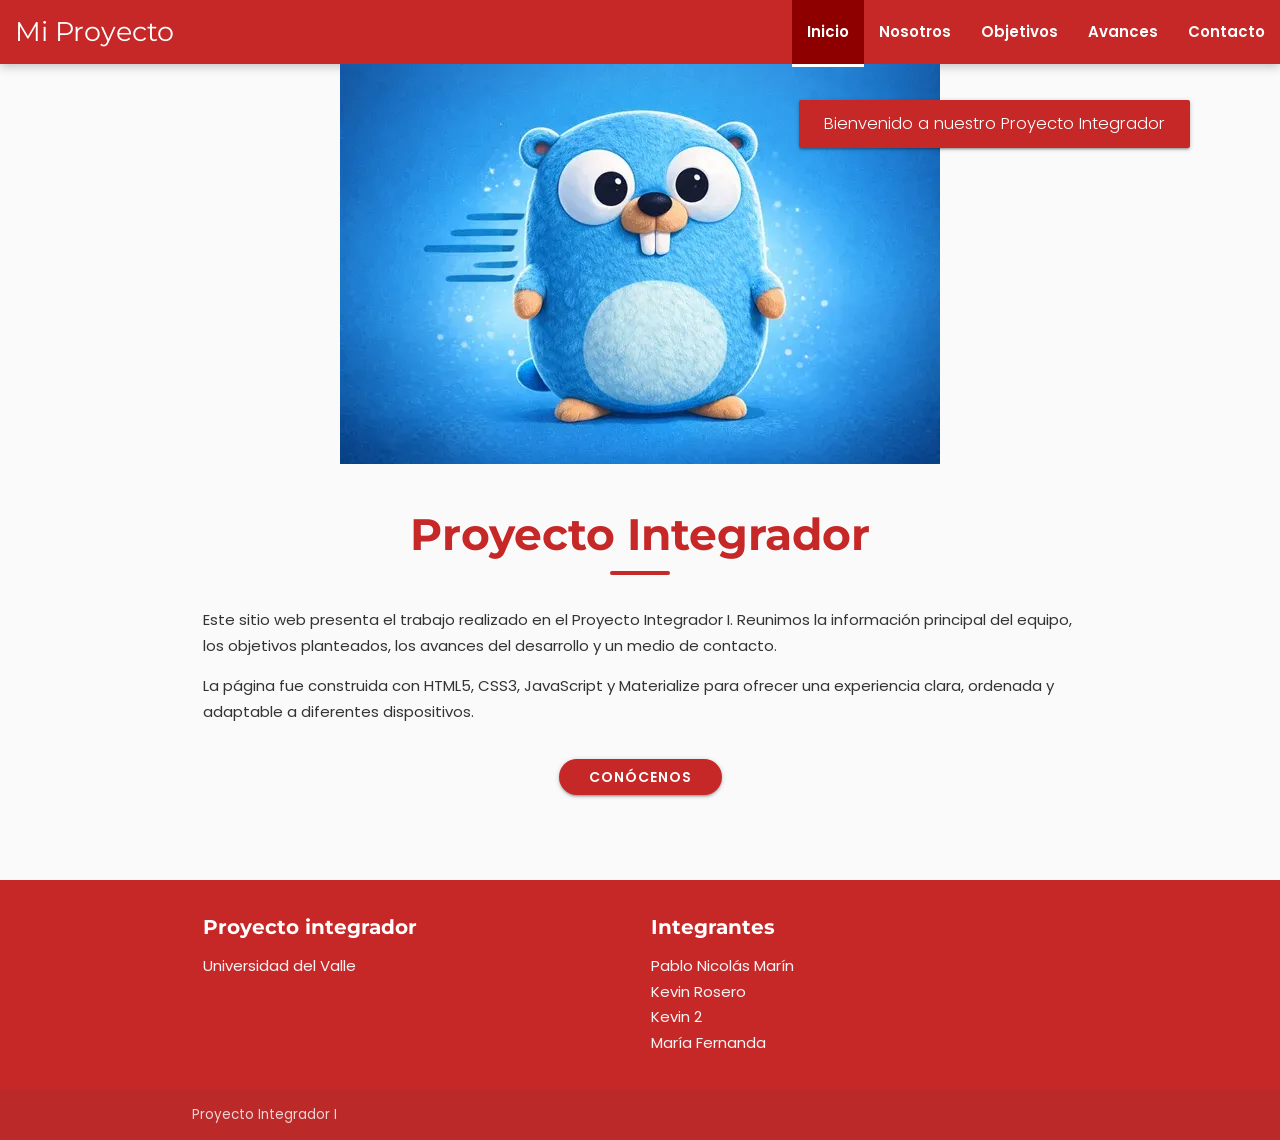
<file: index.html>
<!DOCTYPE html>
<html lang="es">
<head>
  <meta charset="UTF-8">
  <meta name="viewport" content="width=device-width, initial-scale=1.0">
  <title>Proyecto Integrador - Inicio</title>
  <link rel="stylesheet" href="https://cdnjs.cloudflare.com/ajax/libs/materialize/1.0.0/css/materialize.min.css">
  <link rel="stylesheet" href="materialize/css/style.css">
</head>
<body>
<!-- menú -->
<nav class="red darken-3"><div class="nav-wrapper">
  <a href="index.html" class="brand-logo" style="margin-left:15px">Mi Proyecto</a>
  <ul class="right"><li class="active"><a href="index.html">Inicio</a></li><li><a href="nosotros.html">Nosotros</a></li><li><a href="objetivos.html">Objetivos</a></li><li><a href="avances.html">Avances</a></li><li><a href="contacto.html">Contacto</a></li></ul>
</div></nav>
<div class="center"><img src="img/gopher.webp" alt="Mascota representativa del proyecto" class="responsive-img"></div>
<div class="container">
  <h3 class="center">Proyecto Integrador</h3>
  <div class="row"><div class="col s12">
    <p>Este sitio web presenta el trabajo realizado en el Proyecto Integrador I. Reunimos la información principal del equipo, los objetivos planteados, los avances del desarrollo y un medio de contacto.</p>
    <p>La página fue construida con HTML5, CSS3, JavaScript y Materialize para ofrecer una experiencia clara, ordenada y adaptable a diferentes dispositivos.</p>
  </div></div>
  <div class="center"><a href="nosotros.html" class="btn red darken-3">Conócenos</a></div><br><br>
</div>
<!-- pie de página -->
<footer class="page-footer red darken-3"><div class="container"><div class="row">
  <div class="col s12 m6"><h5 class="white-text">Proyecto integrador</h5><p class="grey-text text-lighten-4">Universidad del Valle</p></div>
  <div class="col s12 m6"><h5 class="white-text">Integrantes</h5><p class="grey-text text-lighten-4">Pablo Nicolás Marín<br>Kevin Rosero<br>Kevin 2<br>María Fernanda</p></div>
</div></div><div class="footer-copyright"><div class="container">Proyecto Integrador I</div></div></footer>
<script src="https://cdnjs.cloudflare.com/ajax/libs/materialize/1.0.0/js/materialize.min.js"></script>
<script src="js/main.js"></script>
</body>
</html>
</file>
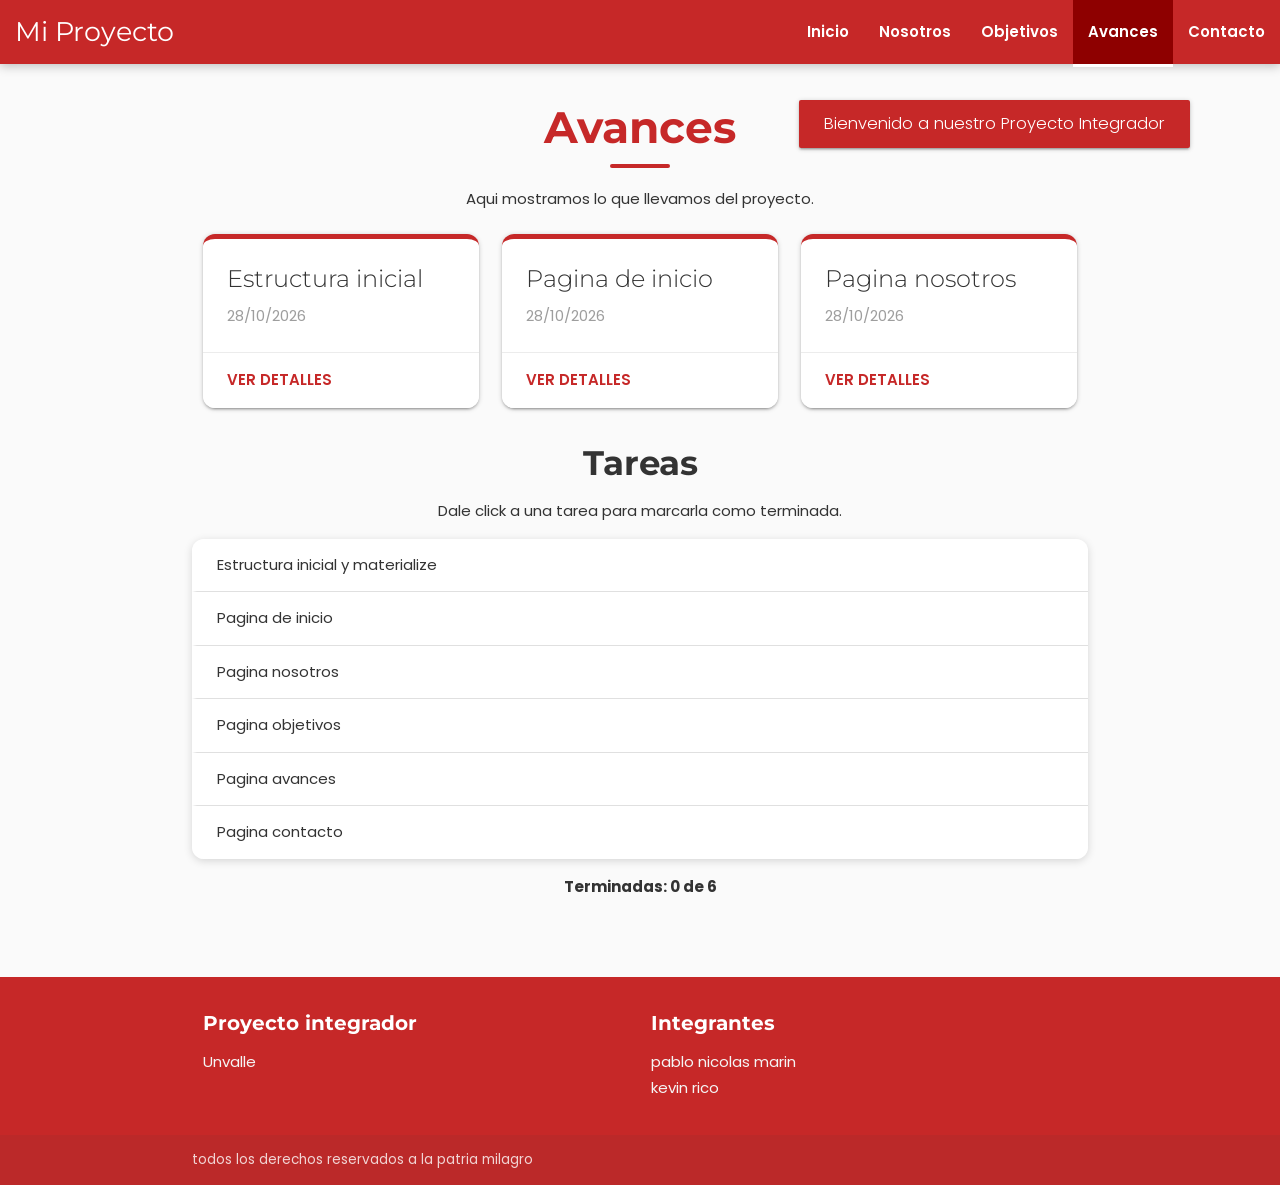
<file: avances.html>
<!DOCTYPE html>
<html lang="es">
<head>
  <meta charset="UTF-8">
  <meta name="viewport" content="width=device-width, initial-scale=1.0">
  <title>Proyecto Integrador - Avances</title>

  <link rel="stylesheet" href="https://cdnjs.cloudflare.com/ajax/libs/materialize/1.0.0/css/materialize.min.css">
  <link rel="stylesheet" href="materialize/css/style.css">
</head>
<body>

<!-- menu --> 
<nav class="red darken-3">
  <div class="nav-wrapper">
    <a href="index.html" class="brand-logo" style="margin-left:15px">Mi Proyecto</a>
    <ul class="right">
      <li><a href="index.html">Inicio</a></li>
      <li><a href="nosotros.html">Nosotros</a></li>
      <li><a href="objetivos.html">Objetivos</a></li>
      <li class="active"><a href="avances.html">Avances</a></li>
      <li><a href="contacto.html">Contacto</a></li>
    </ul>
  </div>
</nav>

<div class="container">
  <h3 class="center">Avances</h3>
  <p class="center">Aqui mostramos lo que llevamos del proyecto.</p>

  <!-- galeria de avances (grid) -->
  <div class="row">
    <div class="col s12 m6 l4">
      <div class="card avance">
        <div class="card-content">
          <span class="card-title">Estructura inicial</span>
          <p class="grey-text">28/10/2026</p>
          <p class="detalle" style="display:none">
            creamos el repositorio, las carpetas y agregamos materialize al proyecto.
          </p>
        </div>
        <div class="card-action">
          <a href="#!" class="btn-detalle red-text text-darken-3">Ver detalles</a>
        </div>
      </div>
    </div>

    <div class="col s12 m6 l4">
      <div class="card avance">
        <div class="card-content">
          <span class="card-title">Pagina de inicio</span>
          <p class="grey-text">28/10/2026</p>
          <p class="detalle" style="display:none">
            hicimos index.html con el menu, el banner del gopher y el footer.
          </p>
        </div>
        <div class="card-action">
          <a href="#!" class="btn-detalle red-text text-darken-3">Ver detalles</a>
        </div>
      </div>
    </div>

    <div class="col s12 m6 l4">
      <div class="card avance">
        <div class="card-content">
          <span class="card-title">Pagina nosotros</span>
          <p class="grey-text">28/10/2026</p>
          <p class="detalle" style="display:none">
            agregamos la mision, la vision y las cards de los integrantes.
          </p>
        </div>
        <div class="card-action">
          <a href="#!" class="btn-detalle red-text text-darken-3">Ver detalles</a>
        </div>
      </div>
    </div>
  </div>

  <!-- lista de tareas (collection) -->
  <h4 class="center">Tareas</h4>
  <p class="center">Dale click a una tarea para marcarla como terminada.</p>

  <ul class="collection" id="tareas">
    <li class="collection-item tarea">Estructura inicial y materialize</li>
    <li class="collection-item tarea">Pagina de inicio</li>
    <li class="collection-item tarea">Pagina nosotros</li>
    <li class="collection-item tarea">Pagina objetivos</li>
    <li class="collection-item tarea">Pagina avances</li>
    <li class="collection-item tarea">Pagina contacto</li>
  </ul>
  <p class="center"><b>Terminadas: <span id="contador">0</span> de 6</b></p>
  <br>
</div>

<!-- footer -->
<footer class="page-footer red darken-3">
  <div class="container">
    <div class="row">
      <div class="col s12 m6">
        <h5 class="white-text">Proyecto integrador</h5>
        <p class="grey-text text-lighten-4">Unvalle</p>
      </div>
      <div class="col s12 m6">
        <h5 class="white-text">Integrantes</h5>
        <p class="grey-text text-lighten-4">pablo nicolas marin   <br>kevin rico</p>
      </div>
    </div>
  </div>
  <div class="footer-copyright">
    <div class="container">
    todos los derechos reservados a la patria milagro
    </div>
  </div>
</footer>

<script src="https://cdnjs.cloudflare.com/ajax/libs/materialize/1.0.0/js/materialize.min.js"></script>
<script src="js/main.js"></script>
<script>
  // mostrar / ocultar los detalles de cada avance
  document.querySelectorAll('.btn-detalle').forEach(function (boton) {
    boton.addEventListener('click', function (e) {
      e.preventDefault();
      var card = boton.closest('.avance');
      var detalle = card.querySelector('.detalle');

      if (detalle.style.display === 'none') {
        detalle.style.display = 'block';
        boton.textContent = 'Ocultar detalles';
        card.classList.add('red', 'lighten-5');
      } else {
        detalle.style.display = 'none';
        boton.textContent = 'Ver detalles';
        card.classList.remove('red', 'lighten-5');
      }
    });
  });

  // marcar tareas como terminadas (cambia de color) y contar cuantas van
  var tareas = document.querySelectorAll('.tarea');
  tareas.forEach(function (tarea) {
    tarea.style.cursor = 'pointer';
    tarea.addEventListener('click', function () {
      tarea.classList.toggle('green');
      tarea.classList.toggle('lighten-4');
      tarea.classList.toggle('terminada');

      var terminadas = document.querySelectorAll('.tarea.terminada').length;
      document.getElementById('contador').textContent = terminadas;
    });
  });
</script>
</body>
</html>
</file>
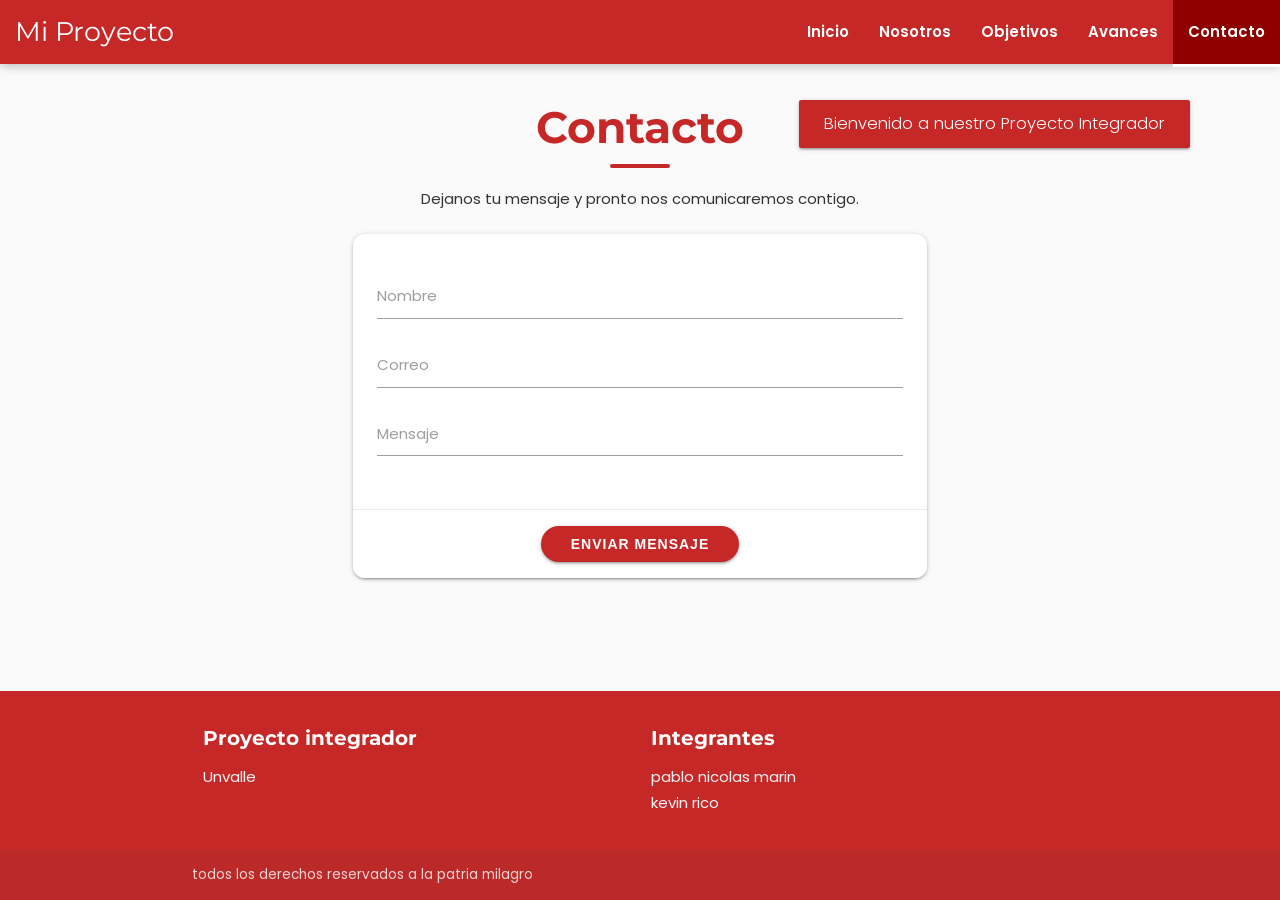
<file: contacto.html>
<!DOCTYPE html>
<html lang="es">
<head>
  <meta charset="UTF-8">
  <meta name="viewport" content="width=device-width, initial-scale=1.0">
  <title>Proyecto Integrador - Contacto</title>

  <link rel="stylesheet" href="https://cdnjs.cloudflare.com/ajax/libs/materialize/1.0.0/css/materialize.min.css">
  <link rel="stylesheet" href="materialize/css/style.css">
</head>
<body>

<!-- menú -->
<nav class="red darken-3">
  <div class="nav-wrapper">
    <a href="index.html" class="brand-logo" style="margin-left:15px">Mi Proyecto</a>
    <ul class="right">
      <li><a href="index.html">Inicio</a></li>
      <li><a href="nosotros.html">Nosotros</a></li>
      <li><a href="objetivos.html">Objetivos</a></li>
      <li><a href="avances.html">Avances</a></li>
      <li class="active"><a href="contacto.html">Contacto</a></li>
    </ul>
  </div>
</nav>

<div class="container">
  <h3 class="center">Contacto</h3>
  <p class="center">Dejanos tu mensaje y pronto nos comunicaremos contigo.</p>

  <div class="row">
    <form class="col s12 m8 offset-m2" id="form-contacto">
      <div class="card">
        <div class="card-content">
          <div class="input-field">
            <input id="nombre" name="nombre" type="text">
            <label for="nombre">Nombre</label>
          </div>

          <div class="input-field">
            <input id="correo" name="correo" type="email">
            <label for="correo">Correo</label>
          </div>

          <div class="input-field">
            <textarea id="mensaje" name="mensaje" class="materialize-textarea"></textarea>
            <label for="mensaje">Mensaje</label>
          </div>
        </div>
        <div class="card-action center">
          <button class="btn red darken-3" type="submit">Enviar mensaje</button>
        </div>
      </div>
    </form>
  </div>
</div>

<!-- pie de página -->
<footer class="page-footer red darken-3">
  <div class="container">
    <div class="row">
      <div class="col s12 m6">
        <h5 class="white-text">Proyecto integrador</h5>
        <p class="grey-text text-lighten-4">Unvalle</p>
      </div>
      <div class="col s12 m6">
        <h5 class="white-text">Integrantes</h5>
        <p class="grey-text text-lighten-4">pablo nicolas marin   <br>kevin rico</p>
      </div>
    </div>
  </div>
  <div class="footer-copyright">
    <div class="container">
    todos los derechos reservados a la patria milagro
    </div>
  </div>
</footer>

<script src="https://cdnjs.cloudflare.com/ajax/libs/materialize/1.0.0/js/materialize.min.js"></script>
<script src="js/main.js"></script>
</body>
</html>
</file>
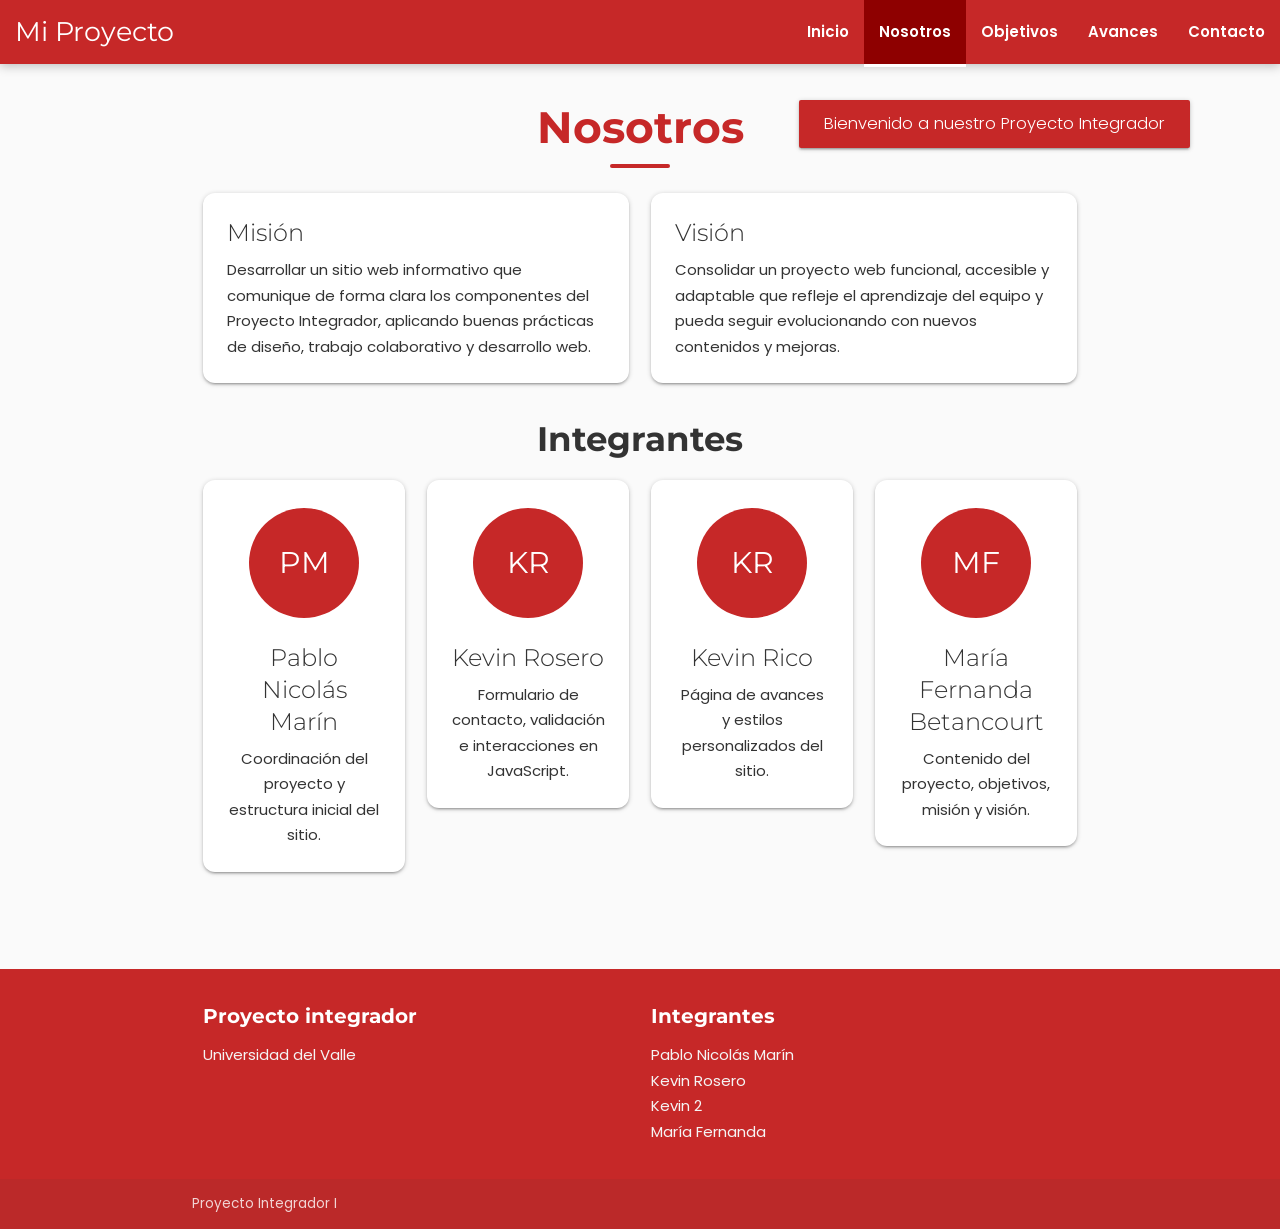
<file: nosotros.html>
<!DOCTYPE html>
<html lang="es">
<head>
  <meta charset="UTF-8">
  <meta name="viewport" content="width=device-width, initial-scale=1.0">
  <title>Proyecto Integrador - Nosotros</title>
  <link rel="stylesheet" href="https://cdnjs.cloudflare.com/ajax/libs/materialize/1.0.0/css/materialize.min.css">
  <link rel="stylesheet" href="materialize/css/style.css">
</head>
<body>
<!-- menú -->
<nav class="red darken-3"><div class="nav-wrapper">
  <a href="index.html" class="brand-logo" style="margin-left:15px">Mi Proyecto</a>
  <ul class="right"><li><a href="index.html">Inicio</a></li><li class="active"><a href="nosotros.html">Nosotros</a></li><li><a href="objetivos.html">Objetivos</a></li><li><a href="avances.html">Avances</a></li><li><a href="contacto.html">Contacto</a></li></ul>
</div></nav>
<div class="container">
  <h3 class="center">Nosotros</h3>
  <div class="row">
    <div class="col s12 m6"><div class="card"><div class="card-content"><span class="card-title">Misión</span><p>Desarrollar un sitio web informativo que comunique de forma clara los componentes del Proyecto Integrador, aplicando buenas prácticas de diseño, trabajo colaborativo y desarrollo web.</p></div></div></div>
    <div class="col s12 m6"><div class="card"><div class="card-content"><span class="card-title">Visión</span><p>Consolidar un proyecto web funcional, accesible y adaptable que refleje el aprendizaje del equipo y pueda seguir evolucionando con nuevos contenidos y mejoras.</p></div></div></div>
  </div>
  <h4 class="center">Integrantes</h4>
  <div class="row">
    <div class="col s12 m6 l3"><div class="card integrante"><div class="avatar">PM</div><div class="card-content center"><span class="card-title">Pablo Nicolás Marín</span><p>Coordinación del proyecto y estructura inicial del sitio.</p></div></div></div>
    <div class="col s12 m6 l3"><div class="card integrante"><div class="avatar">KR</div><div class="card-content center"><span class="card-title">Kevin Rosero</span><p>Formulario de contacto, validación e interacciones en JavaScript.</p></div></div></div>
    <div class="col s12 m6 l3"><div class="card integrante"><div class="avatar">KR</div><div class="card-content center"><span class="card-title">Kevin Rico</span><p>Página de avances y estilos personalizados del sitio.</p></div></div></div>
    <div class="col s12 m6 l3"><div class="card integrante"><div class="avatar">MF</div><div class="card-content center"><span class="card-title">María Fernanda Betancourt</span><p>Contenido del proyecto, objetivos, misión y visión.</p></div></div></div>
  </div><br>
</div>
<!-- pie de página -->
<footer class="page-footer red darken-3"><div class="container"><div class="row">
  <div class="col s12 m6"><h5 class="white-text">Proyecto integrador</h5><p class="grey-text text-lighten-4">Universidad del Valle</p></div>
  <div class="col s12 m6"><h5 class="white-text">Integrantes</h5><p class="grey-text text-lighten-4">Pablo Nicolás Marín<br>Kevin Rosero<br>Kevin 2<br>María Fernanda</p></div>
</div></div><div class="footer-copyright"><div class="container">Proyecto Integrador I</div></div></footer>
<script src="https://cdnjs.cloudflare.com/ajax/libs/materialize/1.0.0/js/materialize.min.js"></script>
<script src="js/main.js"></script>
</body>
</html>
</file>
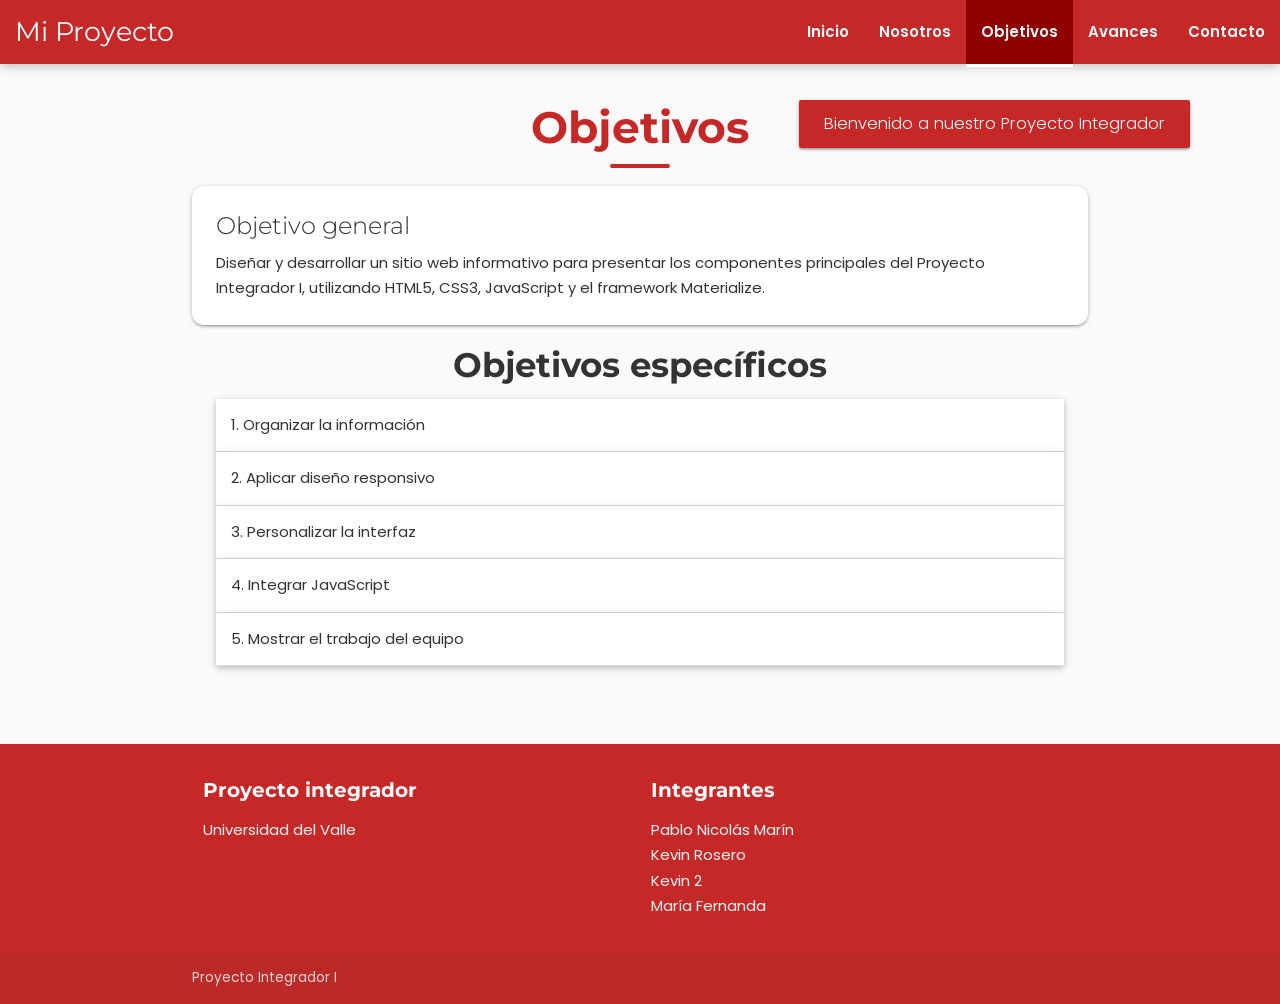
<file: objetivos.html>
<!DOCTYPE html>
<html lang="es">
<head>
  <meta charset="UTF-8">
  <meta name="viewport" content="width=device-width, initial-scale=1.0">
  <title>Proyecto Integrador - Objetivos</title>
  <link rel="stylesheet" href="https://cdnjs.cloudflare.com/ajax/libs/materialize/1.0.0/css/materialize.min.css">
  <link rel="stylesheet" href="materialize/css/style.css">
</head>
<body>
<!-- menú -->
<nav class="red darken-3"><div class="nav-wrapper">
  <a href="index.html" class="brand-logo" style="margin-left:15px">Mi Proyecto</a>
  <ul class="right"><li><a href="index.html">Inicio</a></li><li><a href="nosotros.html">Nosotros</a></li><li class="active"><a href="objetivos.html">Objetivos</a></li><li><a href="avances.html">Avances</a></li><li><a href="contacto.html">Contacto</a></li></ul>
</div></nav>
<div class="container">
  <h3 class="center">Objetivos</h3>
  <div class="card"><div class="card-content"><span class="card-title">Objetivo general</span><p>Diseñar y desarrollar un sitio web informativo para presentar los componentes principales del Proyecto Integrador I, utilizando HTML5, CSS3, JavaScript y el framework Materialize.</p></div></div>
  <h4 class="center">Objetivos específicos</h4>
  <ul class="collapsible popout">
    <li><div class="collapsible-header">1. Organizar la información</div><div class="collapsible-body"><span>Estructurar el contenido del proyecto en secciones claras y enlazadas desde un menú de navegación.</span></div></li>
    <li><div class="collapsible-header">2. Aplicar diseño responsivo</div><div class="collapsible-body"><span>Usar Materialize para construir una interfaz adaptable a computadores, tabletas y teléfonos.</span></div></li>
    <li><div class="collapsible-header">3. Personalizar la interfaz</div><div class="collapsible-body"><span>Incluir estilos propios para mantener una identidad visual coherente en todas las páginas.</span></div></li>
    <li><div class="collapsible-header">4. Integrar JavaScript</div><div class="collapsible-body"><span>Añadir interacciones básicas, como mensajes de bienvenida y validación del formulario de contacto.</span></div></li>
    <li><div class="collapsible-header">5. Mostrar el trabajo del equipo</div><div class="collapsible-body"><span>Presentar los integrantes, los avances y los objetivos definidos durante el desarrollo del proyecto.</span></div></li>
  </ul><br>
</div>
<!-- pie de página -->
<footer class="page-footer red darken-3"><div class="container"><div class="row">
  <div class="col s12 m6"><h5 class="white-text">Proyecto integrador</h5><p class="grey-text text-lighten-4">Universidad del Valle</p></div>
  <div class="col s12 m6"><h5 class="white-text">Integrantes</h5><p class="grey-text text-lighten-4">Pablo Nicolás Marín<br>Kevin Rosero<br>Kevin 2<br>María Fernanda</p></div>
</div></div><div class="footer-copyright"><div class="container">Proyecto Integrador I</div></div></footer>
<script src="https://cdnjs.cloudflare.com/ajax/libs/materialize/1.0.0/js/materialize.min.js"></script>
<script src="js/main.js"></script>
</body>
</html>
</file>
<file: materialize/css/style.css>
/* ===== estilos propios del proyecto (se cargan despues de materialize) ===== */

/* tipografia de google fonts */
@import url('https://fonts.googleapis.com/css2?family=Poppins:wght@400;600&family=Montserrat:wght@700&display=swap');

/* colores que usamos en toda la pagina */
:root {
  --rojo: #c62828;        /* mismo tono que "red darken-3" */
  --rojo-oscuro: #8e0000;
  --rojo-claro: #ffebee;
  --texto: #333333;
  --fondo: #fafafa;
}
 
/* ===== general ===== */
body {
  display: flex;
  min-height: 100vh;
  flex-direction: column;
  font-family: 'Poppins', sans-serif;
  color: var(--texto);
  background-color: var(--fondo);
}

/* el contenido empuja el footer hasta abajo aunque la pagina sea corta */
body > .container {
  flex: 1 0 auto;
}

h3, h4, h5 {
  font-family: 'Montserrat', sans-serif;
  font-weight: 700;
}

h3 {
  margin-top: 40px;
  color: var(--rojo);
}

/* linea debajo de los titulos principales */
h3.center::after {
  content: "";
  display: block;
  width: 60px;
  height: 4px;
  margin: 12px auto 0;
  border-radius: 2px;
  background-color: var(--rojo);
}

p {
  line-height: 1.7;
}

/* ===== 1. navbar ===== */
nav {
  box-shadow: 0 2px 10px rgba(0, 0, 0, 0.25);
}

nav .brand-logo {
  font-family: 'Montserrat', sans-serif;
  font-size: 1.8rem;
}

nav ul a {
  font-weight: 600;
  transition: background-color 0.3s;
}

nav ul a:hover {
  background-color: var(--rojo-oscuro);
}

/* pagina en la que esta el usuario */
nav ul li.active {
  background-color: var(--rojo-oscuro);
  border-bottom: 3px solid #ffffff;
}

/* en celular el menu no cabe, entonces se esconde el logo y se centran los links */
@media (max-width: 800px) {
  nav .brand-logo {
    display: none;
  }

  nav ul.right {
    float: none !important;
    display: flex;
    justify-content: center;
  }

  nav ul a {
    padding: 0 8px;
    font-size: 0.85rem;
  }
}

/* ===== 2. cards ===== */
.card {
  border-radius: 12px;
  overflow: hidden;
  transition: transform 0.3s, box-shadow 0.3s;
}

.card:hover {
  transform: translateY(-6px);
  box-shadow: 0 10px 20px rgba(0, 0, 0, 0.2);
}

.card .card-title {
  font-family: 'Montserrat', sans-serif;
}

/* avatares */
.avatar {
  width: 110px;
  height: 110px;
  margin: 28px auto 0;
  border-radius: 50%;
  display: flex;
  align-items: center;
  justify-content: center;
  background-color: var(--rojo);
  color: #ffffff;
  font-family: 'Montserrat', sans-serif;
  font-size: 2rem;
}

/* las cards de avances tienen una franja roja arriba */
.card.avance {
  border-top: 5px solid var(--rojo);
}

.card .card-action a {
  font-weight: 600;
}

/* ===== 3. botones ===== */
.btn,
.btn-large {
  border-radius: 25px;
  padding: 0 30px;
  font-weight: 600;
  letter-spacing: 1px;
  transition: transform 0.2s;
}

.btn:hover,
.btn-large:hover {
  transform: scale(1.05);
}

/* ===== 4. collection (lista de tareas) ===== */
.collection {
  border: none;
  border-radius: 12px;
  box-shadow: 0 2px 8px rgba(0, 0, 0, 0.15);
}

.collection .collection-item {
  padding: 15px 20px;
  border-left: 5px solid transparent;
  transition: background-color 0.3s, border-color 0.3s;
}

.collection .collection-item:hover {
  background-color: var(--rojo-claro);
  border-left-color: var(--rojo);
}

/* tarea marcada como terminada */
.collection .collection-item.terminada {
  border-left-color: #2e7d32;
  text-decoration: line-through;
}

/* ===== 5. formularios (para la pagina de contacto) ===== */
.input-field input:focus,
.input-field textarea:focus {
  border-bottom: 2px solid var(--rojo) !important;
  box-shadow: 0 1px 0 0 var(--rojo) !important;
}

.input-field input:focus + label,
.input-field textarea:focus + label {
  color: var(--rojo) !important;
}

/* ===== footer ===== */
.page-footer {
  margin-top: 40px;
}

.page-footer h5 {
  font-size: 1.3rem;
}

.page-footer .footer-copyright {
  font-size: 0.9rem;
}
</file>
